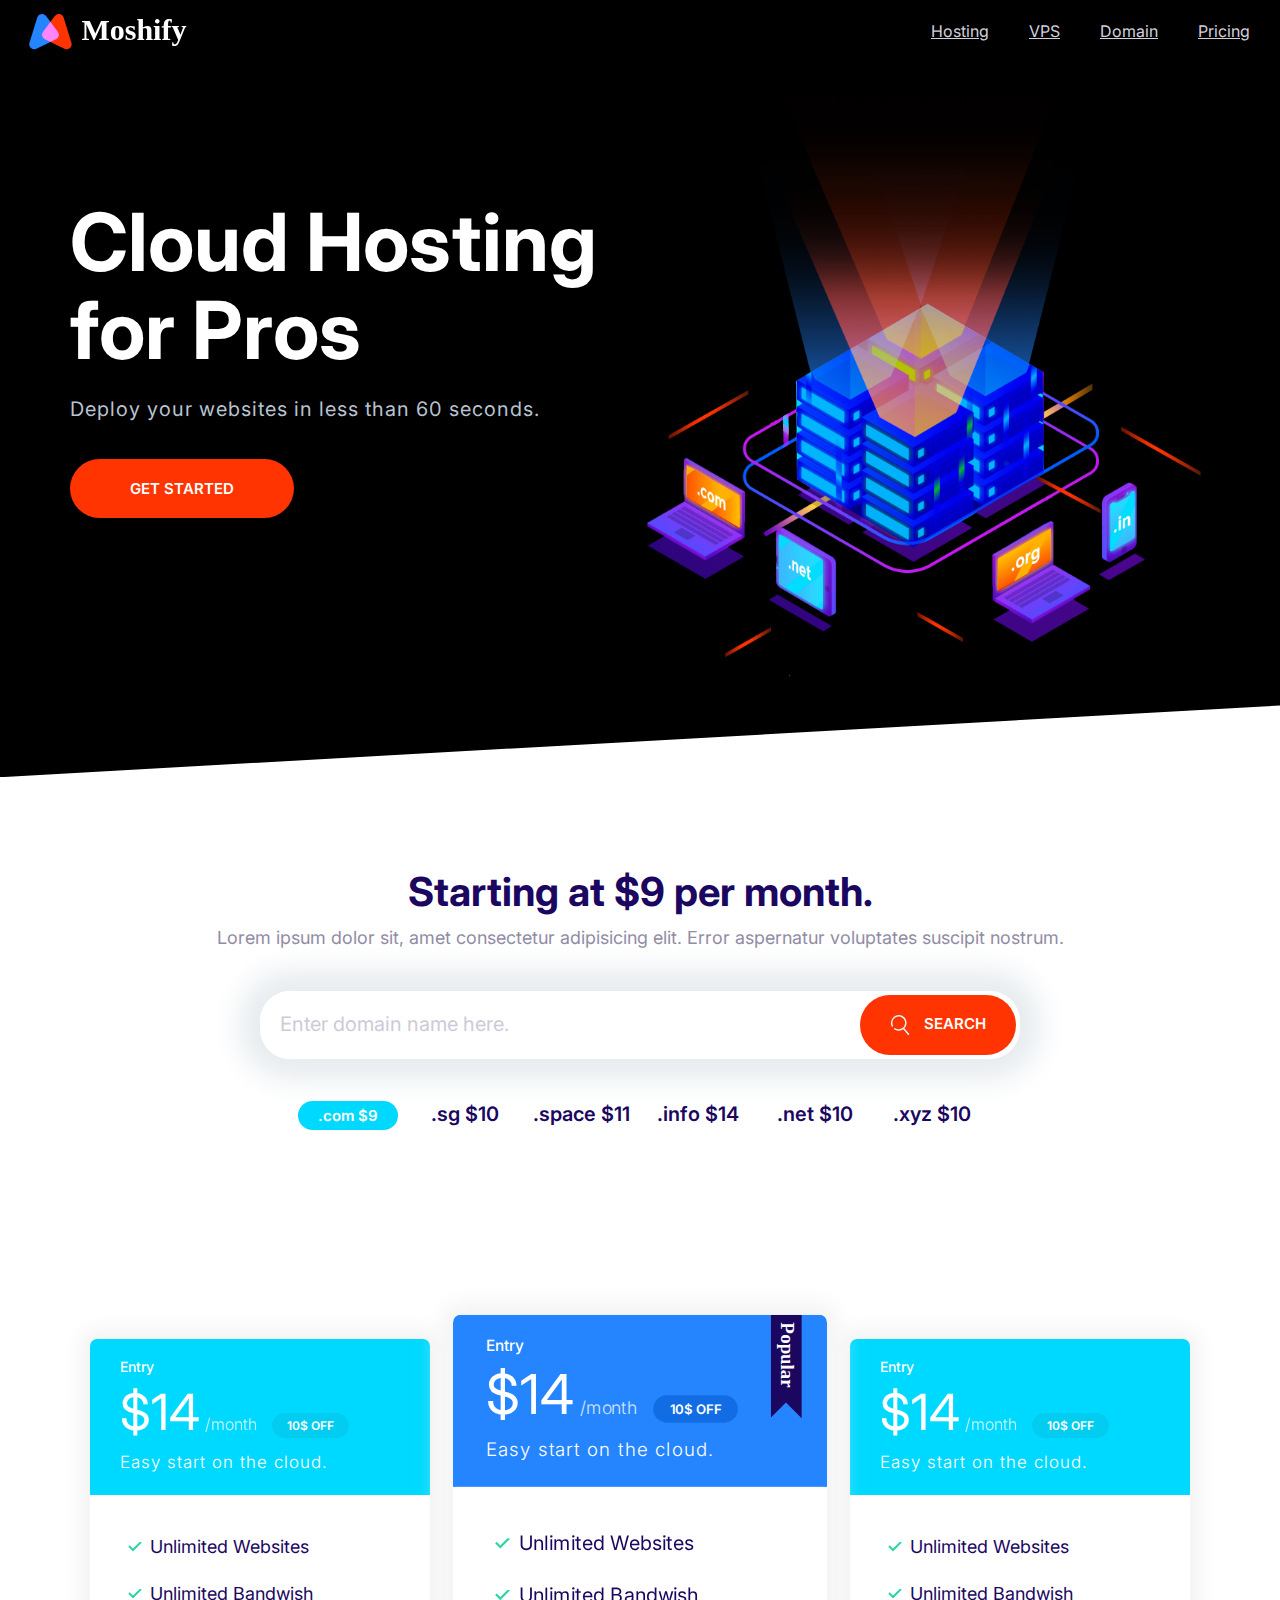
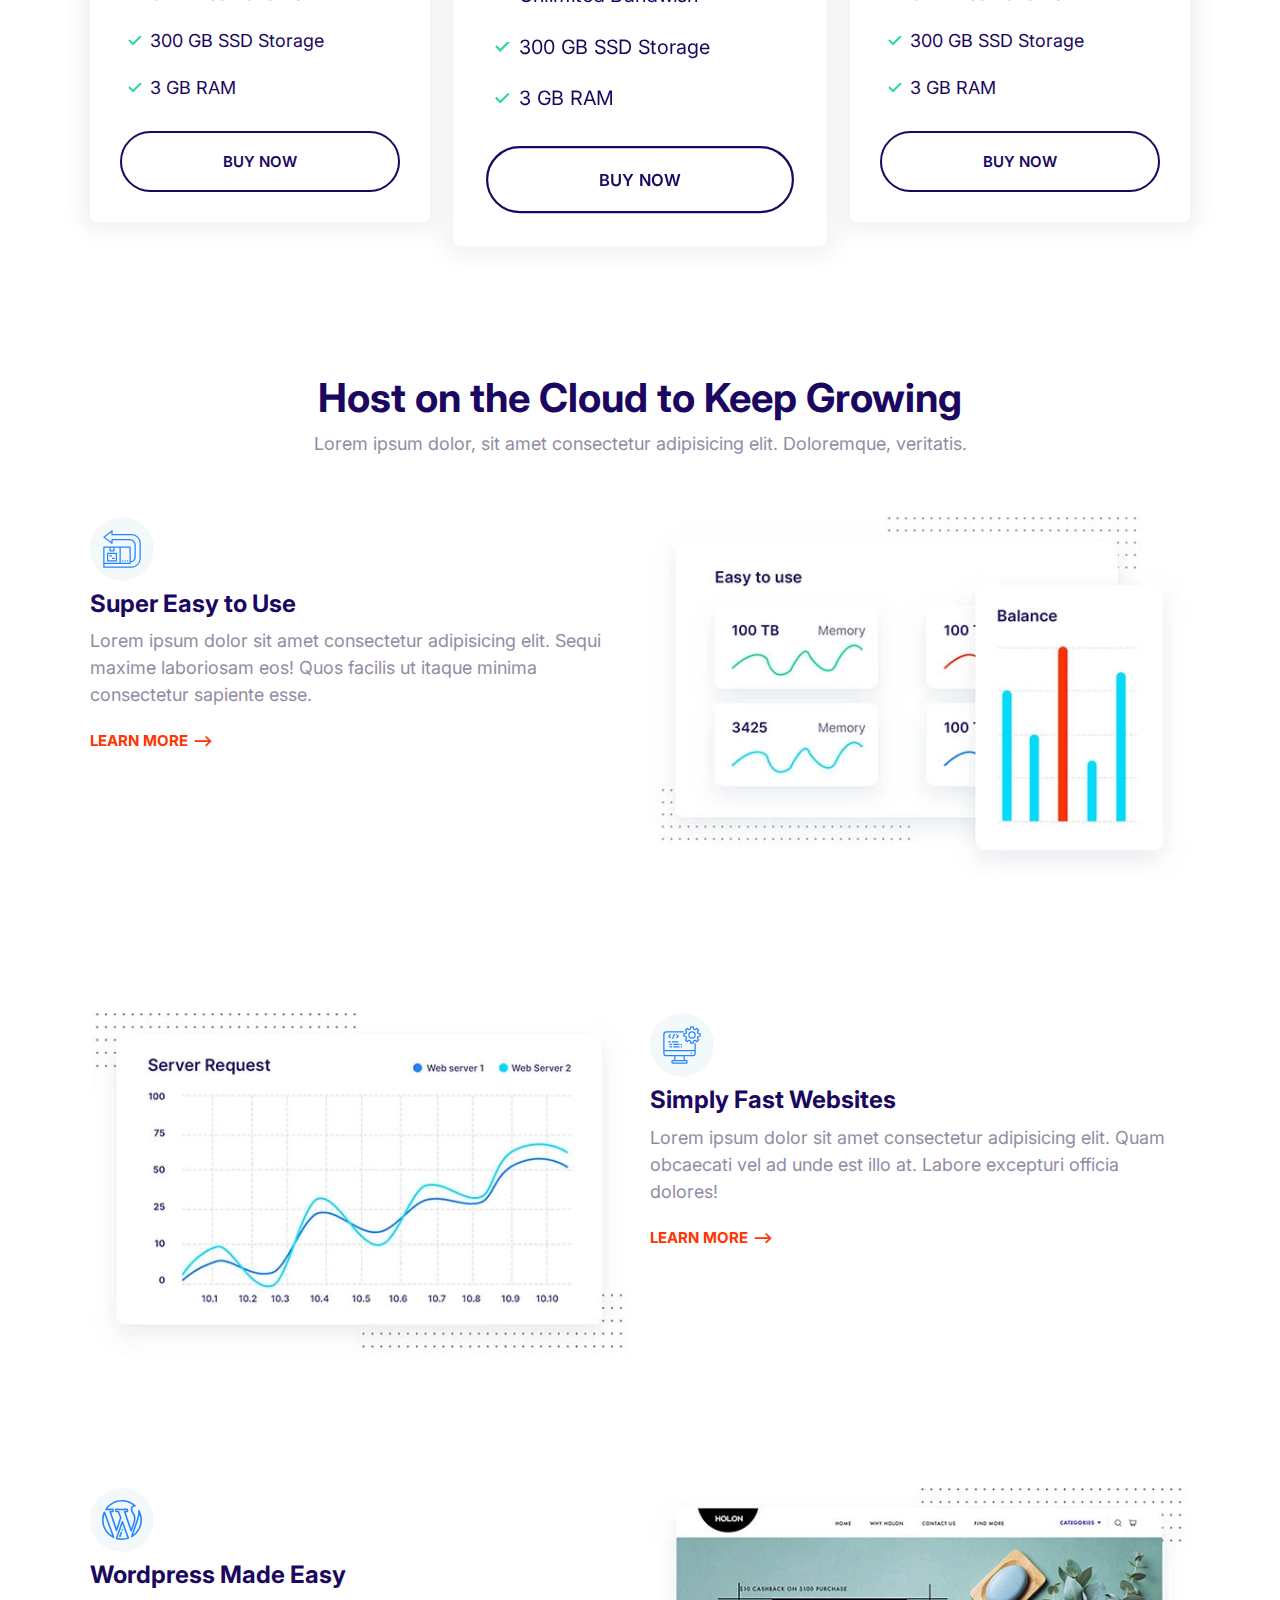
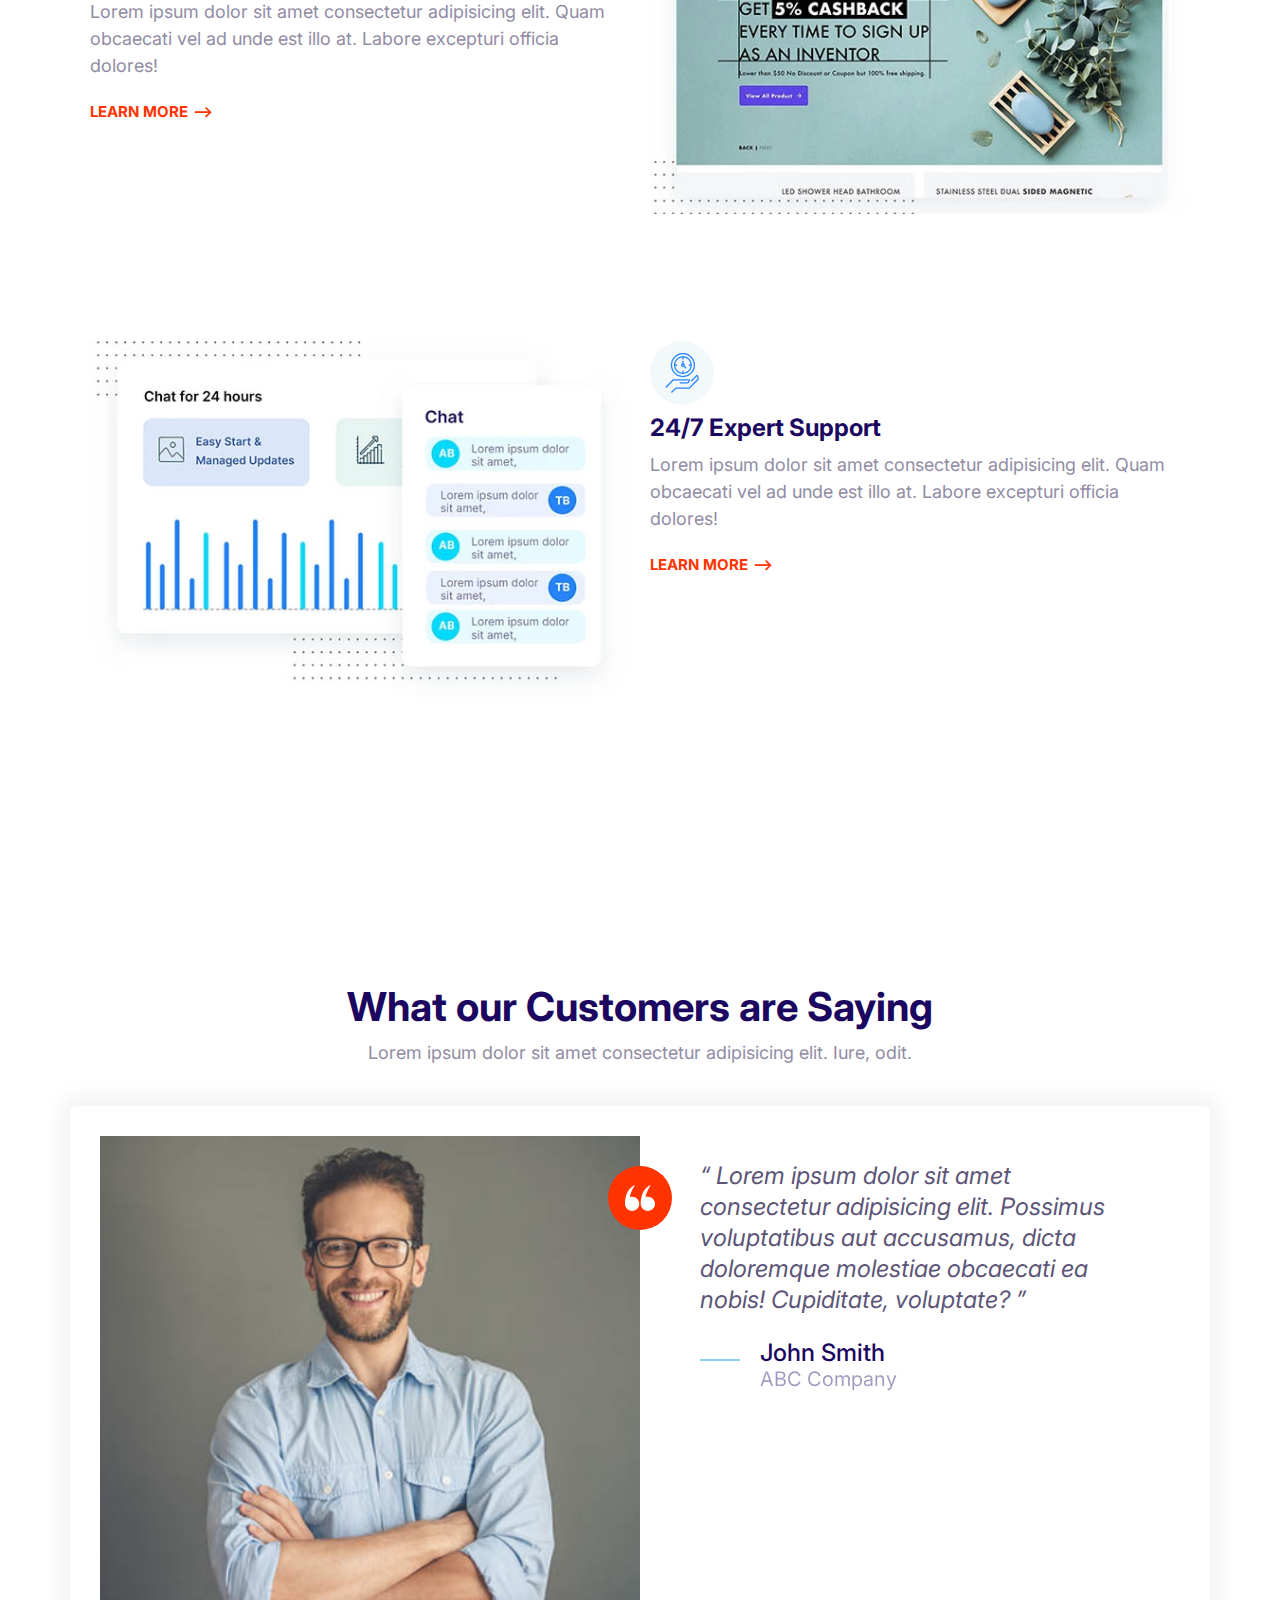
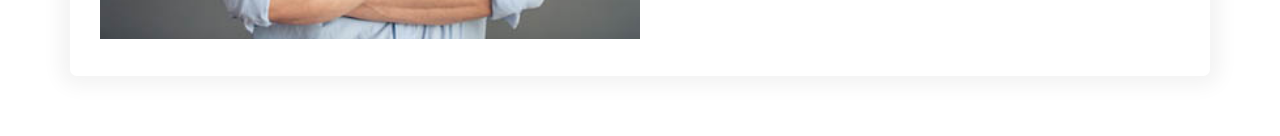
<file: index.html>
<!DOCTYPE html>
<html lang="en">
  <head>
    <meta charset="UTF-8" />
    <meta http-equiv="X-UA-Compatible" content="IE=edge" />
    <meta name="viewport" content="width=device-width, initial-scale=1.0" />
    <title>Document</title>
    <link rel="preconnect" href="https://fonts.googleapis.com" />
    <link rel="preconnect" href="https://fonts.gstatic.com" crossorigin />
    <link
      href="https://fonts.googleapis.com/css2?family=Inter:wght@400;600;700&display=swap"
      rel="stylesheet"
    />
    <link rel="stylesheet" href="css/normalize.css" />
    <link rel="stylesheet" href="css/styles.css" />
  </head>
  <body>
    <header>
      <nav class="nav collapsible ">
        <a class="nav__brand" href="/"><img src="images/logo.svg" alt="" /></a>
        </svg><svg class="icon icon--white nav__toggler">
          <use xlink:href="images/sprite.svg#menu"></use>
        </svg>
        <ul class="list nav__list collapsible__content">
          <li class="nav__item"><a href="#">Hosting</a></li>  
          <li class="nav__item"><a href="#">VPS</a></li>     
          <li class="nav__item"><a href="#">Domain</a></li>     
          <li class="nav__item"><a href="#">Pricing</a></li>     
        </ul>
      </nav>
    </header>
    <section class="block block--dark block--skewed-left hero">
      <div class="container grid grid--1x2">
        <header class="block__header hero__content">
          <h1 class="block__heading">Cloud Hosting for Pros</h1>
          <p class="hero__tagline">Deploy your websites in less than 60 seconds.</p>
          <a href="" class="btn btn--accent btn--stretched">Get Started</a>
        </header>
        <img class="hero__image" src="images/banner.png" alt="" />
      </div>
    </section>
    <section class="block container block-domain">
      <header class="block__header">
        <h2>Starting at $9 per month.</h2>
        <p>
          Lorem ipsum dolor sit, amet consectetur adipisicing elit. Error aspernatur
          voluptates suscipit nostrum.
        </p>
      </header>
      <div class="input-group">
        <input type="text" class="input" placeholder="Enter domain name here." />
        <button class="btn btn--accent">
          <svg class="icon icon--white">
            <use xlink:href="images/sprite.svg#search"></use>
          </svg>
          Search
        </button>
      </div>
      <ul class="list block-domain__prices">
        <li><span class="badge badge--secondary">.com $9</span></li>
        <li>.sg $10</li>
        <li>.space $11</li>
        <li>.info $14</li>
        <li>.net $10</li>
        <li>.xyz $10</li>
      </ul>
    </section>
    <section class="block container block-plans">
      <div class="grid grid--1x3">
        <div class="plan">
          <div class="card card--secondary">
            <header class="card__header">
              <h3 class="plan__name">Entry</h3>
              <span class="plan__price">$14</span>
              <span class="plan__billing-cycle">/month</span>
              <span class="badge badge--secondary badge--small">10$ OFF</span>
              <span class="plan__description">Easy start on the cloud.</span>
            </header>
            <div class="card__body">
              <ul class="list list--tick">
                <li class="list__item">Unlimited Websites</li>
                <li class="list__item">Unlimited Bandwish</li>
                <li class="list__item">300 GB SSD Storage</li>
                <li class="list__item">3 GB RAM</li>
              </ul>
              <button class="btn btn--outline btn--block">Buy Now</button>
            </div>
          </div>
        </div>
        <div class="plan plan--popular">
          <div class="card card--primary">
            <header class="card__header">
              <h3 class="plan__name">Entry</h3>
              <span class="plan__price">$14</span>
              <span class="plan__billing-cycle">/month</span>
              <span class="badge badge--primary badge--small">10$ OFF</span>
              <span class="plan__description">Easy start on the cloud.</span>
            </header>
            <div class="card__body">
              <ul class="list list--tick">
                <li class="list__item">Unlimited Websites</li>
                <li class="list__item">Unlimited Bandwish</li>
                <li class="list__item">300 GB SSD Storage</li>
                <li class="list__item">3 GB RAM</li>
              </ul>
              <button class="btn btn--outline btn--block">Buy Now</button>
            </div>
          </div>
        </div>
        <div class="plan">
          <div class="card card--secondary">
            <header class="card__header">
              <h3 class="plan__name">Entry</h3>
              <span class="plan__price">$14</span>
              <span class="plan__billing-cycle">/month</span>
              <span class="badge badge--secondary badge--small">10$ OFF</span>
              <span class="plan__description">Easy start on the cloud.</span>
            </header>
            <div class="card__body">
              <ul class="list list--tick">
                <li class="list__item">Unlimited Websites</li>
                <li class="list__item">Unlimited Bandwish</li>
                <li class="list__item">300 GB SSD Storage</li>
                <li class="list__item">3 GB RAM</li>
              </ul>
              <button class="btn btn--outline btn--block">Buy Now</button>
            </div>
          </div>
        </div>
      </div>
    </section>
    <section class="block container">
      <header class="block__header">
        <h2>Host on the Cloud to Keep Growing</h2>
        <p>
          Lorem ipsum dolor, sit amet consectetur adipisicing elit. Doloremque,
          veritatis.
        </p>
      </header>
      <article class="grid grid--1x2 feature">
        <div class="feature__content">
          <span class="icon-container">
            <svg class="icon icon--primary">
              <use xlink:href="images/sprite.svg#easy"></use>
            </svg>
          </span>
          <h3 class="feature__heading">Super Easy to Use</h3>
          <p>
            Lorem ipsum dolor sit amet consectetur adipisicing elit. Sequi maxime
            laboriosam eos! Quos facilis ut itaque minima consectetur sapiente esse.
          </p>
          <a href="#" class="link-arrow">Learn More</a>
        </div>
        <picture>
          <source
            type="image/webp"
            srcset="images/easy.webp 1x, images/easy@2x.webp 2x" />
          <source
            type="image/jpg"
            srcset="images/easy.jpg 1x, images/easy@2xjpg 2x" />
          <img class="feature__image" src="images/easy@2x.jpg" alt=""
        /></picture>
      </article>
    
      <article class="grid grid--1x2 feature">
        <div class="feature__content">
          <span class="icon-container">
            <svg class="icon icon--primary">
              <use xlink:href="images/sprite.svg#computer"></use>
            </svg>
          </span>
          <h3 class="feature__heading">Simply Fast Websites</h3>
          <p>
            Lorem ipsum dolor sit amet consectetur adipisicing elit. Quam obcaecati
            vel ad unde est illo at. Labore excepturi officia dolores!
          </p>
          <a href="#" class="link-arrow">Learn More</a>
        </div>
        <picture>
          <source
            type="image/webp"
            srcset="images/fast.webp 1x, images/fast@2x.webp 2x"
          />
          <source
            type="image/jpg"
            srcset="images/fast.jpg 1x, images/fast@2x.jpg 2x"
          />
          <img class="feature__image" src="images/fast@2x.jpg" alt="" />
        </picture>
      </article>
      <article class="grid grid--1x2 feature">
        <div class="feature__content">
          <span class="icon-container">
            <svg class="icon icon--primary">
              <use xlink:href="images/sprite.svg#wordpress"></use>
            </svg>
          </span>
          <h3 class="feature__heading">Wordpress Made Easy</h3>
          <p>
            Lorem ipsum dolor sit amet consectetur adipisicing elit. Quam obcaecati
            vel ad unde est illo at. Labore excepturi officia dolores!
          </p>
          <a href="#" class="link-arrow">Learn More</a>
        </div>
        <picture>
          <source
            type="image/webp"
            srcset="images/wordpress.webp 1x, images/wordpress@2x.webp 2x"
          />
          <source
            type="image/jpg"
            srcset="images/wordpress.jpg 1x, images/wordpress@2x.jpg 2x"
          />
          <img class="feature__image" src="images/wordpress@2x.jpg" alt="" />
        </picture>
      </article>
      <article class="grid grid--1x2 feature">
        <div class="feature__content">
          <span class="icon-container">
            <svg class="icon icon--primary">
              <use xlink:href="images/sprite.svg#clock"></use>
            </svg>
          </span>
          <h3 class="feature__heading">24/7 Expert Support</h3>
          <p>
            Lorem ipsum dolor sit amet consectetur adipisicing elit. Quam obcaecati
            vel ad unde est illo at. Labore excepturi officia dolores!
          </p>
          <a href="#" class="link-arrow">Learn More</a>
        </div>
        <picture>
          <source
            type="image/webp"
            srcset="images/support.webp 1x, images/support@2x.webp 2x"
          />
          <source
            type="image/jpg"
            srcset="images/support.jpg 1x, images/support@2x.jpg 2x"
          />
          <img class="feature__image" src="images/support@2x.jpg" alt="" />
        </picture>
      </article>
    </section>
    <section class="block">
      <header class="block__header">
        <h2>What our Customers are Saying</h2>
        <p>
          Lorem ipsum dolor sit amet consectetur adipisicing elit. Iure, odit.
        </p>
      </header>
      <div class="container">
        <div class="card testimonial">
          <div class="grid grid--1x2">
            <div class="testimonial__image">
              <img src="images/testimonial.jpg" alt="Happy smiling customer." />
              <span class="icon-container icon-container--accent">
              </svg><svg class="icon icon--white icon--small">
                <use xlink:href="images/sprite.svg#quotes"></use>
              </svg>
              </span>
            </div>
            <blockquote class="quote">
              <p class="quote__text">
                Lorem ipsum dolor sit amet consectetur adipisicing elit. Possimus
                voluptatibus aut accusamus, dicta doloremque molestiae obcaecati ea nobis!
                Cupiditate, voluptate?
              </p>
              <footer>
                <div class="media">
                  <div class="media__image">
                    <svg class="icon icon--primary quote__line">
                      <use xlink:href="images/sprite.svg#line"></use>
                    </svg>
                  </div>
                  <div class="media__body">
                    <h3 class="media__title quote__author">John Smith</h3>
                    <p class="quote__company">ABC Company</p>
                  </div>
                </div>
              </footer>
            </blockquote>
      
          </div>
        </div>
      </div>
    </section>
    <script src="js/main.js"></script>
  </body>
</html>
</file>
<file: css/styles.css>
:root {
    --color-primary: #2584ff;
    --color-secondary: #00d9ff;
    --color-accent: #ff3400;
    --color-heading: #1b0760;
    --color-body: #918ca4;
    --color-body-darker: #5c5577;
    --color-border: #ccc;
    --border-radius: 30px;
}

*, *::after, *::before {
    box-sizing: border-box;
}

/* Typography */
/*mobile first*/
html {
    font-size: 62.5%;
    /* this makes 1rem = 10 px */
}
body {
    font-family: Inter, Arial, Arial, Helvetica, sans-serif;
    color: var(--color-body);
    font-size: 2.4rem;
    line-height: 1.5;
}
h1, h2, h3 {
    color: var(--color-heading);
    margin-bottom: 1rem;
    line-height: 1.1;

}
h1 {
    font-size: 7rem;
}

h2 {
    font-size: 4rem;
}
h3 {
    font-size: 3rem;
}
p {
    margin-top: 0;
}

/* for web version */
@media screen and (min-width: 1024px){
    body {
        font-size: 1.8rem
    }
    h1 {
        font-size: 8rem;
    }
    h2 {
        font-size: 4rem;
    }
    h3 {
        font-size: 2.4rem;
    }
}

/* Links */
.link-arrow {
    color: var(--color-accent);
    text-transform: uppercase;
    font-size: 2rem;
    font-weight: bold;
    text-decoration: none;
}

.link-arrow::after {
    content: '-->';
    margin-left: 5px;
    transition: margin 0.15s;
}

.link-arrow:hover::after{
    margin-left: 10px;
}

@media screen and (min-width: 1024px){
    .link-arrow {
        font-size: 1.5rem;
    }
}

/* Badges */
.badge {
    border-radius: 20px;
    font-size: 2rem;
    font-weight: 600;
    padding: 0.5rem 2rem;
    white-space: nowrap;
}

.badge--small {
    font-size: 1.6rem;
    padding: 0.5rem 1.5rem;
}

.badge--primary {
    background: var(--color-primary);
    color: #fff;
}

.badge--secondary {
    background: var(--color-secondary);
    color: #fff;
}

@media screen and (min-width: 1024px){
    .badge {
        font-size: 1.5rem;
    }
    .badge--small {
        font-size: 1.2rem;
    }
}

/*Lists*/

.list {
    list-style: none;
    padding-left: 0;
    color: var(--color-heading);
}

.list--inline .list__item{
    display: inline-block;
    margin-right: 2rem;
}

.list--tick {
    list-style-image: url(../images/tick.svg);
    padding-left: 3rem;
}

.list--tick .list__item {
    padding-left: 0.5rem;
    margin-bottom: 1rem;
}

@media screen and (min-width: 1024px) {
    .list--tick .list__item{
        padding-left: 0;
    }
}

/*Icons*/

.icon {
    width: 40px;
    height: 40px;
}

.icon--small {
    width: 30px;
    height: 30px;
}

.icon--primary{
    fill: var(--color-primary);
}

.icon--white {
    fill: #fff;
}

.icon-container {
    background: #f3f9fa;
    width: 64px;
    height: 64px;
    border-radius: 100%;
    display: inline-flex;
    justify-content: center;
    align-items: center;
}

.icon-container--accent {
    background-color: var(--color-accent);
}

/*Buttons*/

.btn{
    font-size: 1.8rem;
    font-weight: 600;
    text-transform: uppercase;
    padding: 2rem 3rem;
    border: 0;
    border-radius: 40px;
    cursor: pointer;
    white-space: nowrap;
    text-decoration: none;
    text-align: center;
    margin: 1rem 0;
    outline: 0;

}

.btn .icon {
    width: 2rem;
    height: 2rem;
    margin-right: 1rem;
    vertical-align: middle;
}

.btn--primary {
    background: var(--color-primary);
    color: #fff;

}

.btn--primary:hover {
    background: #3a8ffd;
}
.btn--secondary {
    background: var(--color-secondary);
    color: #fff;
}
.btn--secondary:hover {
    background: #00c8eb;
}

.btn--accent {
    background: var(--color-accent);
    color: #fff;
}
.btn--accent:hover {
    background: #ec3000;
}

.btn--outline {
    background: #fff;
    color: var(--color-heading);
    border: 2px solid var(--color-heading);
}

.btn--block {
    width: 100%;
    display: inline-block;
}

.btn--stretched{
    padding-left: 6rem;
    padding-right: 6rem;
}

@media screen and (min-width: 1024px) {
    .btn{
        font-size: 1.5rem;
    }
}

/*Inputs*/
.input {
    padding: 1.5rem 3.5rem;
    border: 1px solid var(--color-border);
    border-radius: var(--border-radius);
    outline: 0;
    color: var(--color-heading);

}

::placeholder {
    color: #cdcbd7;
    font-size: 2rem;
}

@media screen and (min-width: 1024px){
    .input {
        font-size: 1.5rem;
    }
}

.input-group{
    border: 1px solid var(--color-border);
    border-radius: var(--border-radius);
    display: flex;
}

.input-group .input {
    border: 0;
    flex-grow: 1;
    padding: 1.5rem 2rem;
}

.input-group .btn {
    margin: 4px;
}

/*Card*/
.card {
    border-radius: 7px;
    box-shadow: 0 0 20px 10px #f3f3f3;
    overflow: hidden;
}

.card__header, .card__body {
    padding: 2rem 3rem;
}

.card--primary .card__header{
    background: var(--color-primary);
    color: #fff;
}

.card--secondary .card__header{
    background: var(--color-secondary);
    color: #fff;
}

.card--primary .badge--primary{
    background: #126de4;
}

.card--secondary .badge--secondary {
    background: #02cdf1;
}
/*Plans*/

.plan {
    transition: transform .2s ease-out;
}

.plan__name {
    color: #fff;
    margin: 0;
    font-weight: 500;
    font-size: 2.4rem;
}

.plan__price {
    font-size: 6rem;
}

.plan__billing-cycle {
    font-size: 2.4rem;
    font-weight: 300;
    opacity: 0.8;
    margin-right: 1rem;
}

.plan__description {
    font-size: 2rem;
    font-weight: 300;
    letter-spacing: 1px;
    display: block;
}

.plan .list__item {
    margin-bottom: 2rem;
}

.plan--popular .card__header{
    position: relative;
}

.plan--popular .card__header::before{
    content: url(../images/popular.svg);
    width: 40px;
    display: inline-block;
    position: absolute;
    top: -6px;
    right: 5%;
}

.plan--popular {
    transform: scale(1.1);
}

.plan:hover {
    transform: scale(1.05);
    
}

.plan--popular:hover {
    transform: scale(1.15);
}

@media screen and (min-width: 1024px){
    .plan__name {
        font-size: 1.4rem;
    }
    .plan__price {
        font-size: 5rem;
    }
    .plan__billing-cycle{
        font-size: 1.6rem;
    }

    .plan__description{
        font-size: 1.7rem;
    }
}


/*Media*/
.media {
    display: flex;
}

.media__title {
    margin-top: 0;
}

.media__body{
    margin: 0 2rem;
}

.media__image {
    margin-top: 1rem;
}

/*Quote*/
.quote {
    font-size: 3rem;
    font-style: italic;
    color: var(--color-body-darker);
    line-height: 1.3;
}

.quote__text::before{
    content: open-quote;
}

.quote__text::after{
    content: close-quote;
}

.quote__author {
    font-size: 3rem;
    font-weight: 500;
    font-style: normal;
    margin-bottom: 0;
}

.quote__company {
    color: var(--color-heading);
    opacity: 0.4;
    font-size: 2rem;
    font-style: normal;
}

.quote__line{
    position: relative;
    bottom: 10px;
}

@media screen and (min-width: 1024px) {
    .quote{
        font-size: 2rem;
    }
    .quote__author{
        font-size: 2.4rem;
    }
    .quote_company{
        font-size: 1.6rem;
    }
}

/*Grids*/
.grid {
    display: grid;
}

@media screen and (min-width: 768px){
    .grid--1x2 {
        grid-template-columns: 1fr 1fr;
    }
}

@media screen and (min-width: 1024px){
    .grid--1x3 {
        grid-template-columns: repeat(3,1fr);
    }
}

/*testimonials*/

.testimonial {
    padding: 3rem;
}

.testimonial__image {
    position: relative;
}
.testimonial__image > .icon-container{
    position: absolute;
    top: 3rem;
    right: -32px;
}

.testimonial__image > img{
    width: 100%;
}

@media screen and (min-width: 768px){
    .testimonial .quote,
    .testimonial .quote__author {
        font-size: 2.4rem;
    }
}

.testimonial .quote {
    margin-left: 6rem;
}

/*Callouts*/
.callout {
    padding: 4rem;
    border-radius: 5px;
}

.callout--primary {
    background: var(--color-primary);
    color: #fff;
}

.callout__heading{
    color: #fff;
    margin-top: 0;
    font-size: 3rem;
}

.callout .btn {
    justify-self: center;
    align-self: center; 
}

.callout__content {
    text-align: center;
}

@media screen and (min-width: 768px){
    .callout .grid--1x2{
        grid-template-columns: 1fr auto;
    }

    .callout__content{
        text-align: left;
    }

    .callout .btn {
        justify-self: start;
        margin: 0 2rem;
    }
}

/*collapsibles*/

.collapsible__header{
    display: flex;
    justify-content: space-between;
}

.collapsible__heading{
    margin-top: 0;
    font-size: 3rem;
}

.collapsible__chevron{
    transform: rotate(-90deg);
    transition: transform 0.3s;
}

.collapsible__content{
    /* display: none; */
    max-height: 0;
    overflow: hidden;
    opacity: 0;
    transition: all 0.3s;
}

.collapsible--expanded .collapsible__chevron{
    transform: rotate(0);
}

.collapsible--expanded .collapsible__content{
    display: block;
    max-height: 100vh;
    opacity: 1;
}

/*Blocks*/

.block{
    --padding-vertical: 6rem;
    padding: var(--padding-vertical) 2rem;
}

.block__heading{
    margin-top: 0;
}

.block--dark{
    background: #000;
    color: #7b858b;
}

.block--dark h1, 
.block--dark h2, 
.block--dark h3 {
    color: #fff;
}

.block--skewed-right{
    padding-bottom: calc(var(--padding-vertical) + 4rem);
    clip-path: polygon(0% 0%, 100% 0%, 100% 100%, 0% 80%);
}

.block--skewed-left{
    padding-bottom: calc(var(--padding-vertical) + 4rem);
    clip-path: polygon(0% 0%, 100% 0%, 100% 80%, 0% 100%);
}

.block__header{
    text-align: center;
    margin-bottom: 4rem;
}

.container {
    max-width: 1140px;
    margin: 0 auto;
}

/*Navigation*/
.nav {
    background: #000;
    display: flex;
    justify-content: space-between;
    flex-wrap: wrap;
    padding: 0 1rem;
    align-items: center;
}

.nav__list {
    width: 100%;
    margin: 0;
}

.nav__item {
    padding: 0.5rem 2rem;
    border-bottom: 1px solid #222;
}

.nav__item > a {
    color: #d2d0db;
    transition: color 0.3s;
}

.nav__item > a:hover{
    color: #fff;
}

.nav__toggler {
    opacity: 0.5;
    transition: box-shadow 0.15s;
    cursor: pointer;
}

.nav.collapsible--expanded .nav__toggler{
    opacity: 1;
    box-shadow: 0 0 0 3px #666;
    border-radius: 5px;
}

.nav__brand {
    transform: translateY(5px);
}

@media screen and (min-width: 768px) {
    .nav__toggler{
        display: none;
    }

    .nav__list{
        width: auto;
        display: flex;
        font-size: 1.6rem;
        max-height: 100%;
        opacity: 1;
    }

    .nav__item{
        border: 0;
    }
}

/* Hero */
.hero {
    clip-path: polygon(0% 0%, 100% 0%, 100% 90%, 0% 100%);
  }
  
  .hero__tagline {
    font-size: 2rem;
    color: #b9c3cf;
    letter-spacing: 1px;
    margin: 2rem 0 5rem;
  }
  
  .hero__image {
    width: 100%;
  }
  
  @media screen and (min-width: 768px) {
    .hero {
      padding-top: 0;
    }
  
    .hero__content {
      text-align: left;
      align-self: center;
    }
  }


  /*Domain block*/

  .block-domain .input-group{
    box-shadow: 0 0 30px 20px #e6ebee;
    border: 0;
    margin: 4rem auto;
    max-width: 760px;
  }

  .block-domain__prices {
    display: grid;
    grid-template-columns: repeat(3,1fr);
    grid-template-rows: repeat(2, 6rem);
    font-size: 2rem;
    font-weight: 600;
    justify-items: center;
    max-width: 700px;
    margin: 0 auto;
  }

  @media screen and (min-width: 768px){
    .block-domain__prices {
        grid-template-columns: repeat(auto-fit,minmax(10rem, 1fr));
    }
  }

  /*plans block*/
  .block-plans .grid{
    gap: 8rem 4rem;
  }

  .block-plans .card{
    max-width: 500px;
    margin: 0 auto;
  }


  /*idk if this did anything^*/


  /* Features */
.feature {
    gap: 4rem 2rem;
    margin: 12rem 0;
  }
  
  .feature:first-of-type {
    margin-top: 6rem;
  }
  
  .feature__heading {
    margin: 1rem 0;
  }
  
  .feature__image {
    width: 100%;
  }
  
  @media screen and (min-width: 768px) {
    .feature:nth-of-type(even) .feature__content {
      order: 2;
    }
  }

  /* Showcase Block */
.block-showcase__image > img {
    width: 100%;
  }
  
  @media screen and (min-width: 768px) {
    .block-showcase .grid {
      grid-template-columns: 50% 50%;
    }
  
    .block-showcase__image {
      justify-self: end;
    }
  
    .block-showcase__image > img {
      width: auto;
      max-width: 700px;
    }
  }
</file>
